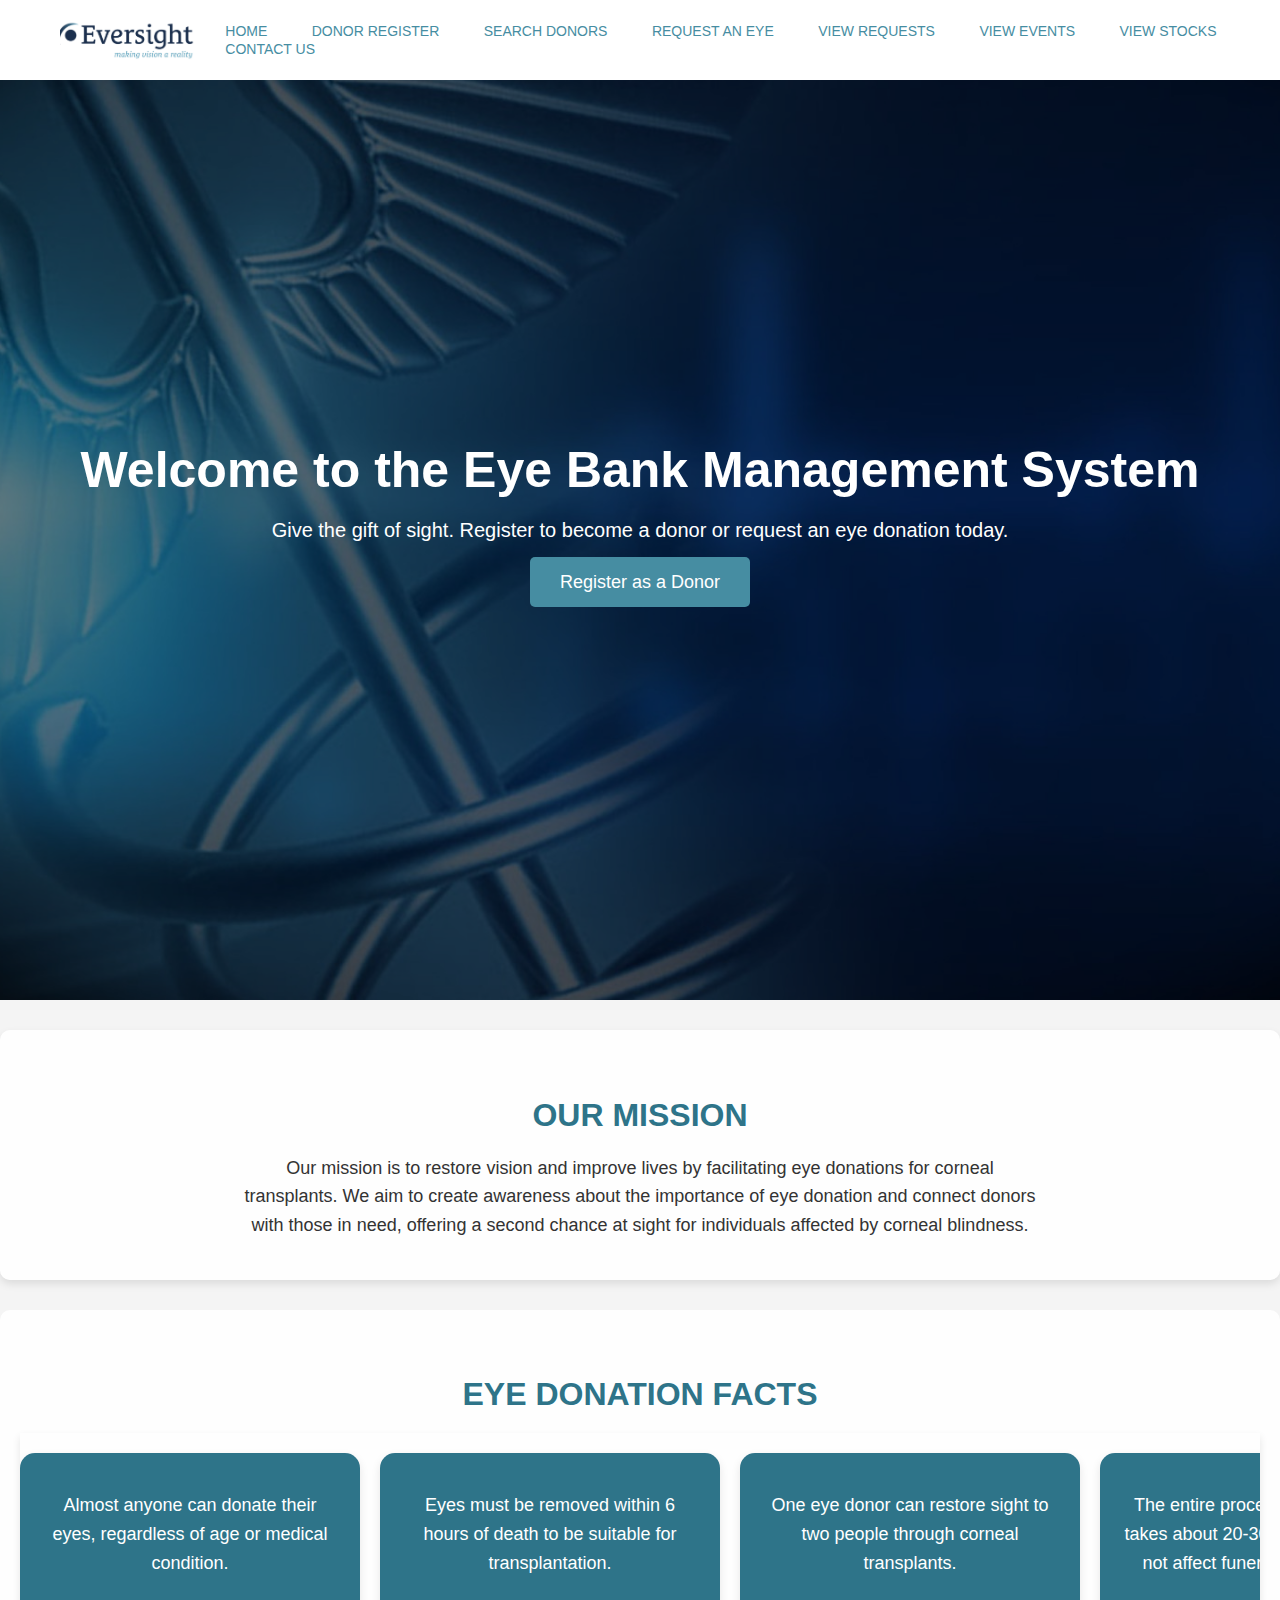
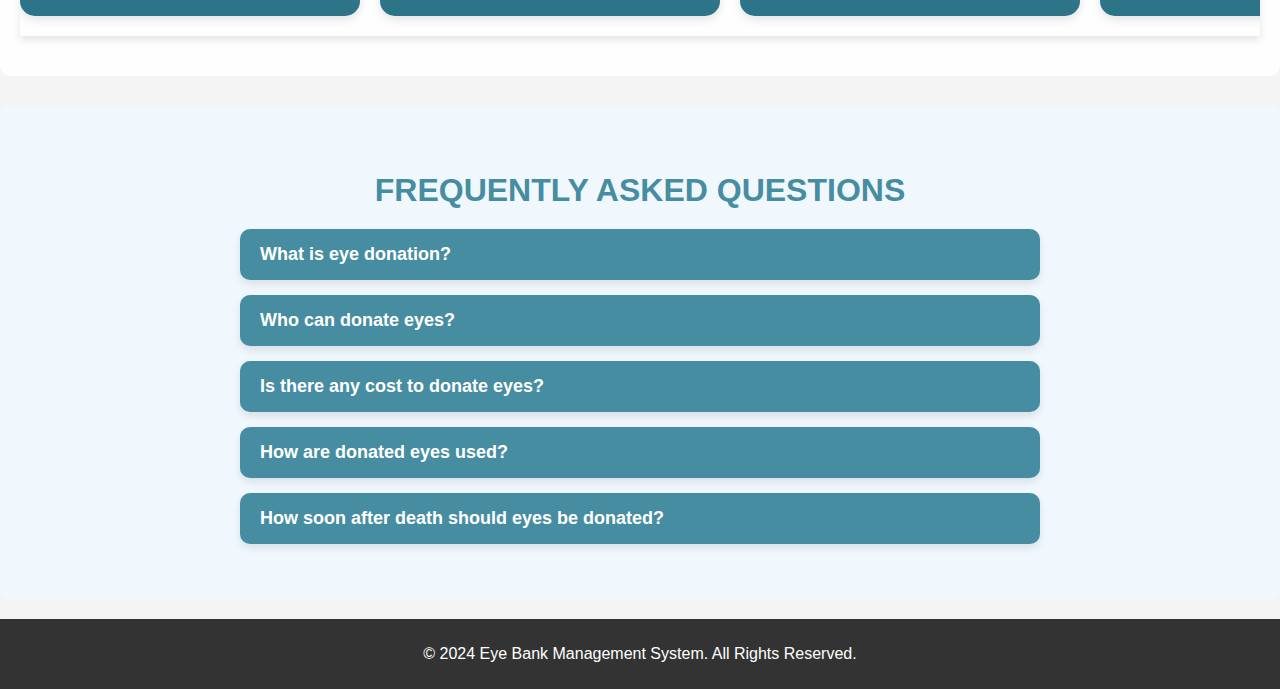
<file: index.html>
<!DOCTYPE html>
<html lang="en">

<head>
    <meta charset="UTF-8">
    <meta name="viewport" content="width=device-width, initial-scale=1.0">
    <title>Eye Bank Management System</title>
    <link rel="stylesheet" href="style.css">


    <style>
        body {
            font-family: Arial, sans-serif;
            margin: 0;
            padding: 0;
            background-size: cover;
            background-position: center;
            background-repeat: no-repeat;
            background-attachment: fixed;
            scroll-behavior: smooth;
            /* Smooth scrolling for page */
        }

        nav {
            background-color: white;
            color: #ADD8E6;
            padding: 20px;
            position: fixed;
            width: 100%;
            top: 0;
            z-index: 1000;
        }

        nav .menu {
            max-width: 1200px;
            margin: auto;
            display: flex;
            align-items: center;
            justify-content: space-between;
            padding: 0 20px;
        }

        .menu .logo {
            display: flex;
            align-items: center;
        }

        .menu .logo img {
            height: 40px;
            margin-right: 10px;
        }

        nav a {
            color: #468da2;
            padding: 14px 20px;
            text-decoration: none;
            text-transform: uppercase;
            font-size: 14px;
        }

        nav a:hover {
            background-color: #c7e3f0;
        }

        /* Hero Section */
        .hero {
            background-image: url('eh.jpg');
            /* Add your image path */
            background-size: cover;
            background-position: center;
            height: 100vh;
            display: flex;
            justify-content: center;
            align-items: center;
            text-align: center;
            color: white;
            position: relative;
        }

        .hero::before {
            content: "";
            position: absolute;
            top: 0;
            left: 0;  
            right: 0;
            bottom: 0;
            background-color: rgba(0, 0, 0, 0.5);
            /* Dark overlay for better text visibility */
        }

        .hero-content {
            position: relative;
            z-index: 1;
        }

        .hero h1 {
            font-size: 50px;
            margin-bottom: 20px;
        }

        .hero p {
            font-size: 20px;
            margin-bottom: 30px;
        }

        .hero .cta-button {
            background-color: #468da2;
            color: white;
            padding: 15px 30px;
            text-decoration: none;
            font-size: 18px;
            border-radius: 5px;
        }

        .hero .cta-button:hover {
            background-color: #005f73;
        }



        .content {
            padding: 20px;
        }

        .content h2 {
            color: #468da2;
        }

        #our-mission {
            background-color: rgba(255, 255, 255, 0.9);
            /* Light background to enhance readability */
            padding: 40px 20px;
            margin-top: 30px;
            border-radius: 10px;
            box-shadow: 0px 4px 8px rgba(0, 0, 0, 0.1);
            /* Soft shadow for a subtle 3D effect */
            text-align: center;
        }

        #our-mission h2 {
            color: #2e7489;
            /* Matching the theme color */
            font-size: 32px;
            margin-bottom: 20px;
            text-transform: uppercase;
        }

        #our-mission p {
            font-size: 18px;
            line-height: 1.6;
            color: #333;
            max-width: 800px;
            margin: 0 auto;
            /* Center the text block */
        }


        #eye-donation-facts {
            background-color: rgba(255, 255, 255, 0.9);
            padding: 40px 20px;
            margin-top: 30px;
            border-radius: 10px;
            text-align: center;
        }

        #eye-donation-facts h2 {
            color: #2e7489;
            font-size: 32px;
            margin-bottom: 20px;
            text-transform: uppercase;
        }

        .facts-container {
            display: flex;
            overflow-x: auto;
            scroll-snap-type: x mandatory;
            /* Ensures smooth scrolling to each card */
            gap: 20px;
            padding: 20px 0;
            box-shadow: 0px 4px 8px rgba(0, 0, 0, 0.1);
            /* Soft shadow for a subtle 3D effect */
        }

        .fact-card {
            flex: 0 0 300px;
            /* Card size */
            background-color: #2e7489;
            /* Light blue background */
            color: #fff;
            padding: 20px;
            border-radius: 15px;
            box-shadow: 0 4px 10px rgba(0, 0, 0, 0.1);
            scroll-snap-align: center;
            /* Each card snaps to center */
            transition: transform 0.3s ease-in-out;
        }

        .fact-card:hover {
            transform: scale(1.05);
            /* Slight zoom on hover */
        }

        .facts-container::-webkit-scrollbar {
            width: 6px;
        }

        .facts-container::-webkit-scrollbar-thumb {
            background-color: #468da2;
            /* Customize scrollbar color */
            border-radius: 10px;
        }

        .fact-card p {
            font-size: 18px;
            line-height: 1.6;
        }



        #faq-section {
            background-color: rgba(240, 248, 255, 0.9);
            padding: 40px 20px;
            border-radius: 10px;
            margin-top: 30px;
            text-align: center;
        }

        #faq-section h2 {
            color: #468da2;
            font-size: 32px;
            margin-bottom: 20px;
            text-transform: uppercase;
        }

        .faq-container {
            max-width: 800px;
            margin: 0 auto;
            text-align: left;
        }

        .faq-item {
            background-color: #bee5f3;
            border-radius: 10px;
            margin-bottom: 15px;
            overflow: hidden;
            box-shadow: 0 4px 8px rgba(0, 0, 0, 0.1);
        }

        .faq-question {
            background-color: #468da2;
            color: white;
            padding: 15px 20px;
            border: none;
            width: 100%;
            text-align: left;
            font-size: 18px;
            font-weight: bold;
            cursor: pointer;
            outline: none;
            transition: background-color 0.3s ease;
        }

        .faq-question:hover {
            background-color: #35788a;
        }

        .faq-answer {
            padding: 0 20px;
            background-color: #bee5f3;
            display: none;
            font-size: 16px;
            color: #333;
            transition: max-height 0.3s ease;
        }

        .faq-answer p {
            padding: 10px 0;
        }

        .faq-item.active .faq-answer {
            display: block;
        }



        footer {
            background-color: #333;
            color: white;
            text-align: center;
            padding: 10px;
            margin-top: 20px;
        }

        section {
            padding: 50px 0;
        }
    </style>
</head>

<body>

    <nav>
        <div class="menu">
            <div class="logo">
                <img src="logo1.png" alt="Eye Bank Logo"> <!-- Add your logo image path here -->
            </div>
            <div>
                <a href="index.html">Home</a>
                <a href="register.php">Donor Register</a>
                <a href="search.php">Search Donors</a>
                <a href="request.php">Request an Eye</a>
                <a href="view_requests.php">View Requests</a>
                <a href="events.php">View Events</a>
                <a href="stockavail.php">View Stocks</a>


                <a href="contact.html">Contact Us</a>
            </div>
        </div>
    </nav>

    <!-- Hero Section -->
    <section class="hero">
        <div class="hero-content">
            <h1>Welcome to the Eye Bank Management System</h1>
            <p>Give the gift of sight. Register to become a donor or request an eye donation today.</p>
            <a href="register.php" class="cta-button">Register as a Donor</a>
        </div>
    </section>

    <section id="our-mission" class="content">
        <h2>Our Mission</h2>
        <p>
            Our mission is to restore vision and improve lives by facilitating eye donations for corneal transplants.
            We aim to create awareness about the importance of eye donation and connect donors with those in need,
            offering a second chance at sight for individuals affected by corneal blindness.
        </p>
    </section>

    <section id="eye-donation-facts">
        <h2>Eye Donation Facts</h2>
        <div class="facts-container">
            <div class="fact-card">
                <p>Almost anyone can donate their eyes, regardless of age or medical condition.</p>
            </div>
            <div class="fact-card">
                <p>Eyes must be removed within 6 hours of death to be suitable for transplantation.</p>
            </div>
            <div class="fact-card">
                <p>One eye donor can restore sight to two people through corneal transplants.</p>
            </div>
            <div class="fact-card">
                <p>The entire process of eye removal takes about 20-30 minutes and does not affect funeral arrangements.
                </p>
            </div>
            <div class="fact-card">
                <p>All major religions support eye donation as an act of charity and goodwill.</p>
            </div>
        </div>
    </section>

    <section id="faq-section">
        <h2>Frequently Asked Questions</h2>
        <div class="faq-container">
            <div class="faq-item">
                <button class="faq-question">What is eye donation?</button>
                <div class="faq-answer">
                    <p>Eye donation is the act of donating one’s eyes after death to help restore vision in others
                        through corneal transplantation.</p>
                </div>
            </div>
            <div class="faq-item">
                <button class="faq-question">Who can donate eyes?</button>
                <div class="faq-answer">
                    <p>Almost anyone can be an eye donor, regardless of age, medical history, or other factors. Even
                        individuals with poor eyesight or certain medical conditions may donate.</p>
                </div>
            </div>
            <div class="faq-item">
                <button class="faq-question">Is there any cost to donate eyes?</button>
                <div class="faq-answer">
                    <p>No, there is no cost to the donor or their family for eye donation.</p>
                </div>
            </div>
            <div class="faq-item">
                <button class="faq-question">How are donated eyes used?</button>
                <div class="faq-answer">
                    <p>Donated eyes are used primarily for corneal transplants. Other parts of the eye may be used for
                        medical research or education.</p>
                </div>
            </div>
            <div class="faq-item">
                <button class="faq-question">How soon after death should eyes be donated?</button>
                <div class="faq-answer">
                    <p>Eyes should be donated within 6 hours of death to ensure their suitability for transplantation.
                    </p>
                </div>
            </div>
        </div>
    </section>



    <footer>
        <p>&copy; 2024 Eye Bank Management System. All Rights Reserved.</p>
    </footer>

    <script>
        const faqItems = document.querySelectorAll('.faq-item');

        faqItems.forEach(item => {
            const question = item.querySelector('.faq-question');
            question.addEventListener('click', () => {
                item.classList.toggle('active');
            });
        });
    </script>

</body>

</html>
</file>
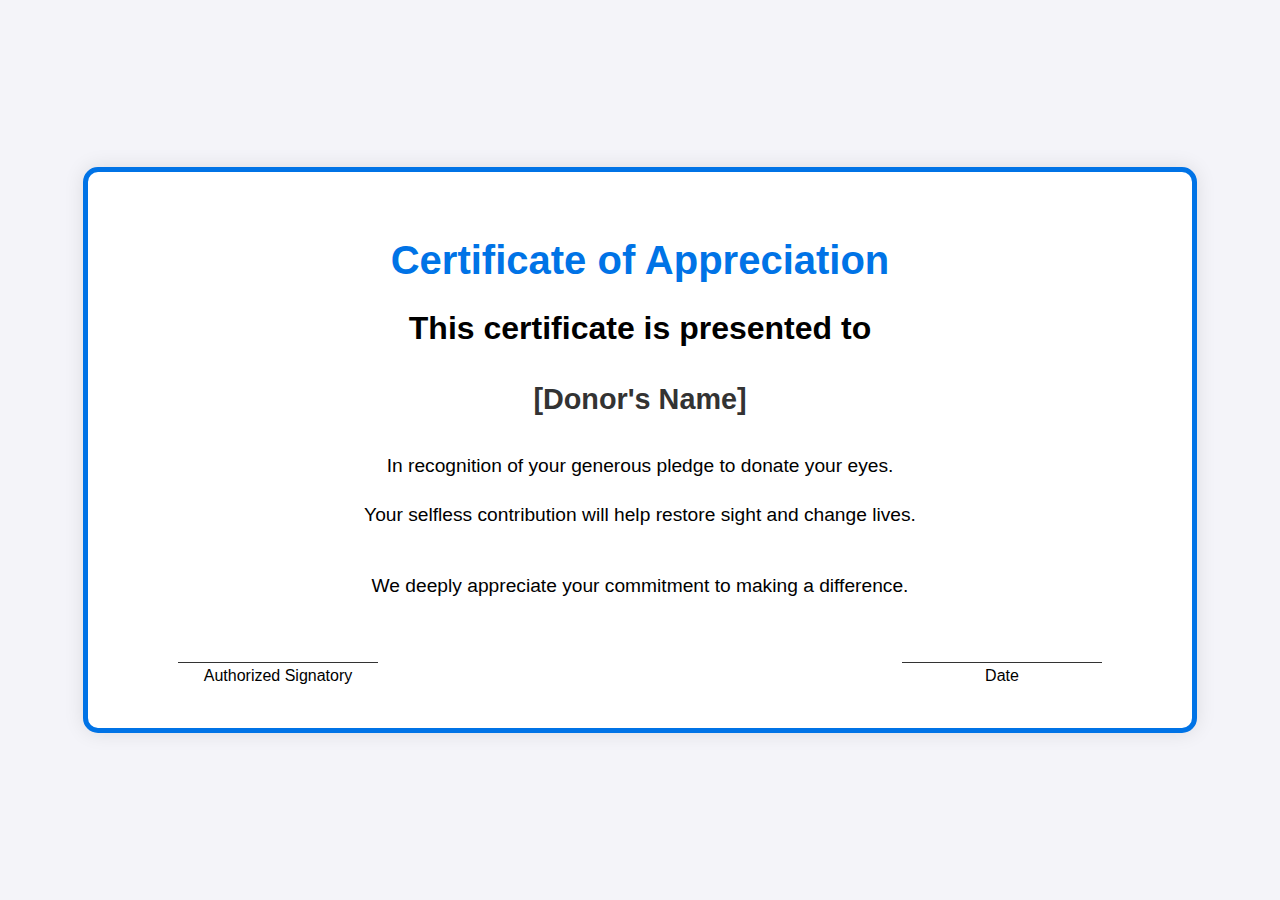
<file: cetificate.html>
<!DOCTYPE html>
<html lang="en">
<head>
    <meta charset="UTF-8">
    <meta name="viewport" content="width=device-width, initial-scale=1.0">
    <title>Eye Donation Certificate</title>
    <style>
        body {
            font-family: 'Arial', sans-serif;
            margin: 0;
            padding: 0;
            display: flex;
            justify-content: center;
            align-items: center;
            height: 100vh;
            background-color: #f4f4f9;
        }
        .certificate {
            width: 80%;
            padding: 40px;
            text-align: center;
            background-color: white;
            border: 5px solid #0073e6;
            border-radius: 15px;
            box-shadow: 0 0 20px rgba(0, 0, 0, 0.1);
        }
        .certificate h1 {
            font-size: 2.5em;
            margin-bottom: 20px;
            color: #0073e6;
        }
        .certificate h2 {
            font-size: 2em;
            margin-bottom: 20px;
        }
        .certificate p {
            font-size: 1.2em;
            line-height: 1.6;
        }
        .certificate .recipient {
            font-weight: bold;
            font-size: 1.8em;
            color: #333;
        }
        .certificate .details {
            margin-top: 40px;
        }
        .certificate .signatures {
            margin-top: 50px;
            display: flex;
            justify-content: space-between;
            padding: 0 50px;
        }
        .certificate .signatures div {
            text-align: center;
        }
        .certificate .signatures div p {
            margin: 0;
            font-size: 1em;
        }
        .certificate .signatures div .line {
            margin-top: 10px;
            width: 200px;
            height: 1px;
            background-color: #333;
        }
    </style>
</head>
<body>
    <div class="certificate">
        <h1>Certificate of Appreciation</h1>
        <h2>This certificate is presented to</h2>
        <p class="recipient">[Donor's Name]</p>
        <p>In recognition of your generous pledge to donate your eyes.</p>
        <p>Your selfless contribution will help restore sight and change lives.</p>
        <p class="details">We deeply appreciate your commitment to making a difference.</p>

        <div class="signatures">
            <div>
                <div class="line"></div>
                <p>Authorized Signatory</p>
            </div>
            <div>
                <div class="line"></div>
                <p>Date</p>
            </div>
        </div>
    </div>
</body>
</html>
</file>
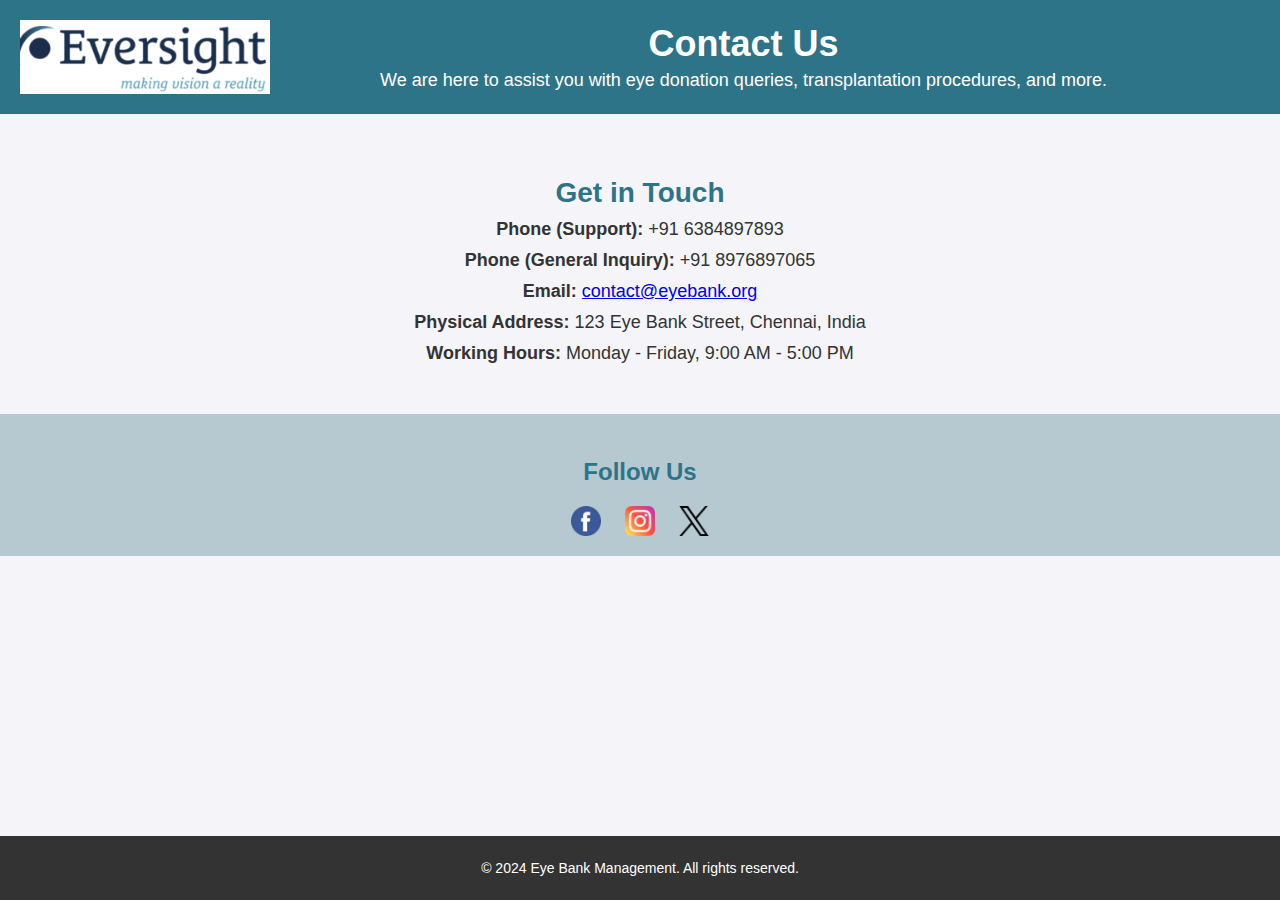
<file: contact.html>
<!DOCTYPE html>
<html lang="en">
<head>
    <meta charset="UTF-8">
    <meta name="viewport" content="width=device-width, initial-scale=1.0">
    <title>Contact Us - Eye Bank Management</title>
    <style>
        body {
            font-family: Arial, sans-serif;
            background-color: #f4f4f9;
            margin: 0;
            padding: 0;
            display: flex;
            flex-direction: column;
            min-height: 100vh; /* Ensure the body covers the full height of the screen */
        }

        /* Header Section */
        .header {
            background-color: #2e7489;
            color: white;
            padding: 20px;
            display: flex;
            align-items: center;
        }
        .header img {
            width: 250px;
            margin-right: 20px;
        }
        .header-text {
            text-align: center;
margin-left:90px;
        }
        .header-text h1 {
            font-size: 36px;
            margin: 0;
            text-align: center;
        }
        .header-text p {
            font-size: 18px;
            margin: 5px 0 0;
            text-align: center;
        }

        /* Main Content */
        .main-content {
            flex: 1;
        }

        /* Contact Information Section */
        .contact-info {
            padding: 40px 20px;
            text-align: center;
        }
        .contact-info h2 {
            color: #2e7489;
            font-size: 28px;
            margin-bottom: 10px;
        }
        .contact-info p {
            font-size: 18px;
            margin: 10px 0;
            color: #333;
        }

        /* Social Media Section */
        .social-media {
            padding: 20px;
            background-color: #b6c9d0;
            text-align: center;
            margin-top: auto; /* Pushes this section to the bottom above the footer */
        }
        .social-media h3 {
            color: #2e7489;
            font-size: 24px;
            margin-bottom: 20px;
        }
        .social-media a {
            margin: 0 10px;
            text-decoration: none;
        }
        .social-media a img {
            width: 30px;
            vertical-align: middle;
        }

        /* Footer Section */
        footer {
            background-color: #333;
            color: white;
            text-align: center;
            padding: 10px 0;
            font-size: 14px;
        }

    </style>
</head>
<body>

    <!-- Header Section -->
    <header class="header">
        <img src="logo1.png" alt="Eye Bank Logo">
        <div class="header-text">
            <h1 style="text-align: center;">Contact Us</h1>
            <p style="text-align: center;">We are here to assist you with eye donation queries, transplantation procedures, and more.</p>
        </div>
    </header>

    <!-- Main Content -->
    <div class="main-content">
        <!-- Contact Information Section -->
        <section class="contact-info">
            <h2>Get in Touch</h2>
            <p><strong>Phone (Support):</strong> +91 6384897893</p>
            <p><strong>Phone (General Inquiry):</strong> +91 8976897065</p>
            <p><strong>Email:</strong> <a href="mailto:contact@eyebank.org">contact@eyebank.org</a></p>
            <p><strong>Physical Address:</strong> 123 Eye Bank Street, Chennai, India</p>
            <p><strong>Working Hours:</strong> Monday - Friday, 9:00 AM - 5:00 PM</p>
        </section>

        <!-- Social Media Section -->
        <section class="social-media">
            <h3>Follow Us</h3>
            <a href="https://facebook.com" target="_blank">
                <img src="facebook.png" alt="Facebook">
            </a>
            <a href="https://instagram.com" target="_blank">
                <img src="instagram.png" alt="Instagram">
            </a>
            <a href="https://twitter.com" target="_blank">
                <img src="twitter.png" alt="Twitter">
            </a>
        </section>
    </div>

    <!-- Footer -->
    <footer>
        <p>&copy; 2024 Eye Bank Management. All rights reserved.</p>
    </footer>

</body>
</html>
</file>
<file: style.css>
body {
    font-family: Arial, sans-serif;
    background-color: #f4f4f4;
    margin: 0;
    padding: 0;
}
.container {
    width: 60%;
    margin: auto;
    background: #fff;
    padding: 20px;
    box-shadow: 0px 0px 10px 0px #000;
    margin-top: 20px;
}
h2 {
    color: #0073e6;
    text-align: center;
}
input[type="text"], input[type="number"], select, textarea {
    width: 100%;
    padding: 10px;
    margin: 10px 0;
    border: 1px solid #ccc;
}
input[type="submit"] {
    background-color: #0073e6;
    color: white;
    padding: 10px;
    border: none;
    width: 100%;
    cursor: pointer;
}
input[type="submit"]:hover {
    background-color: #005bb5;
}
.back-button {
            background-color: #0073e6;
            color: white;
            border: none;
            padding: 10px 20px;
            cursor: pointer;
            text-decoration: none;
            border-radius: 5px;
            margin-top: 20px;
            display: inline-block;
        }
        .back-button:hover {
            background-color: #005bb5;
        }
</file>
